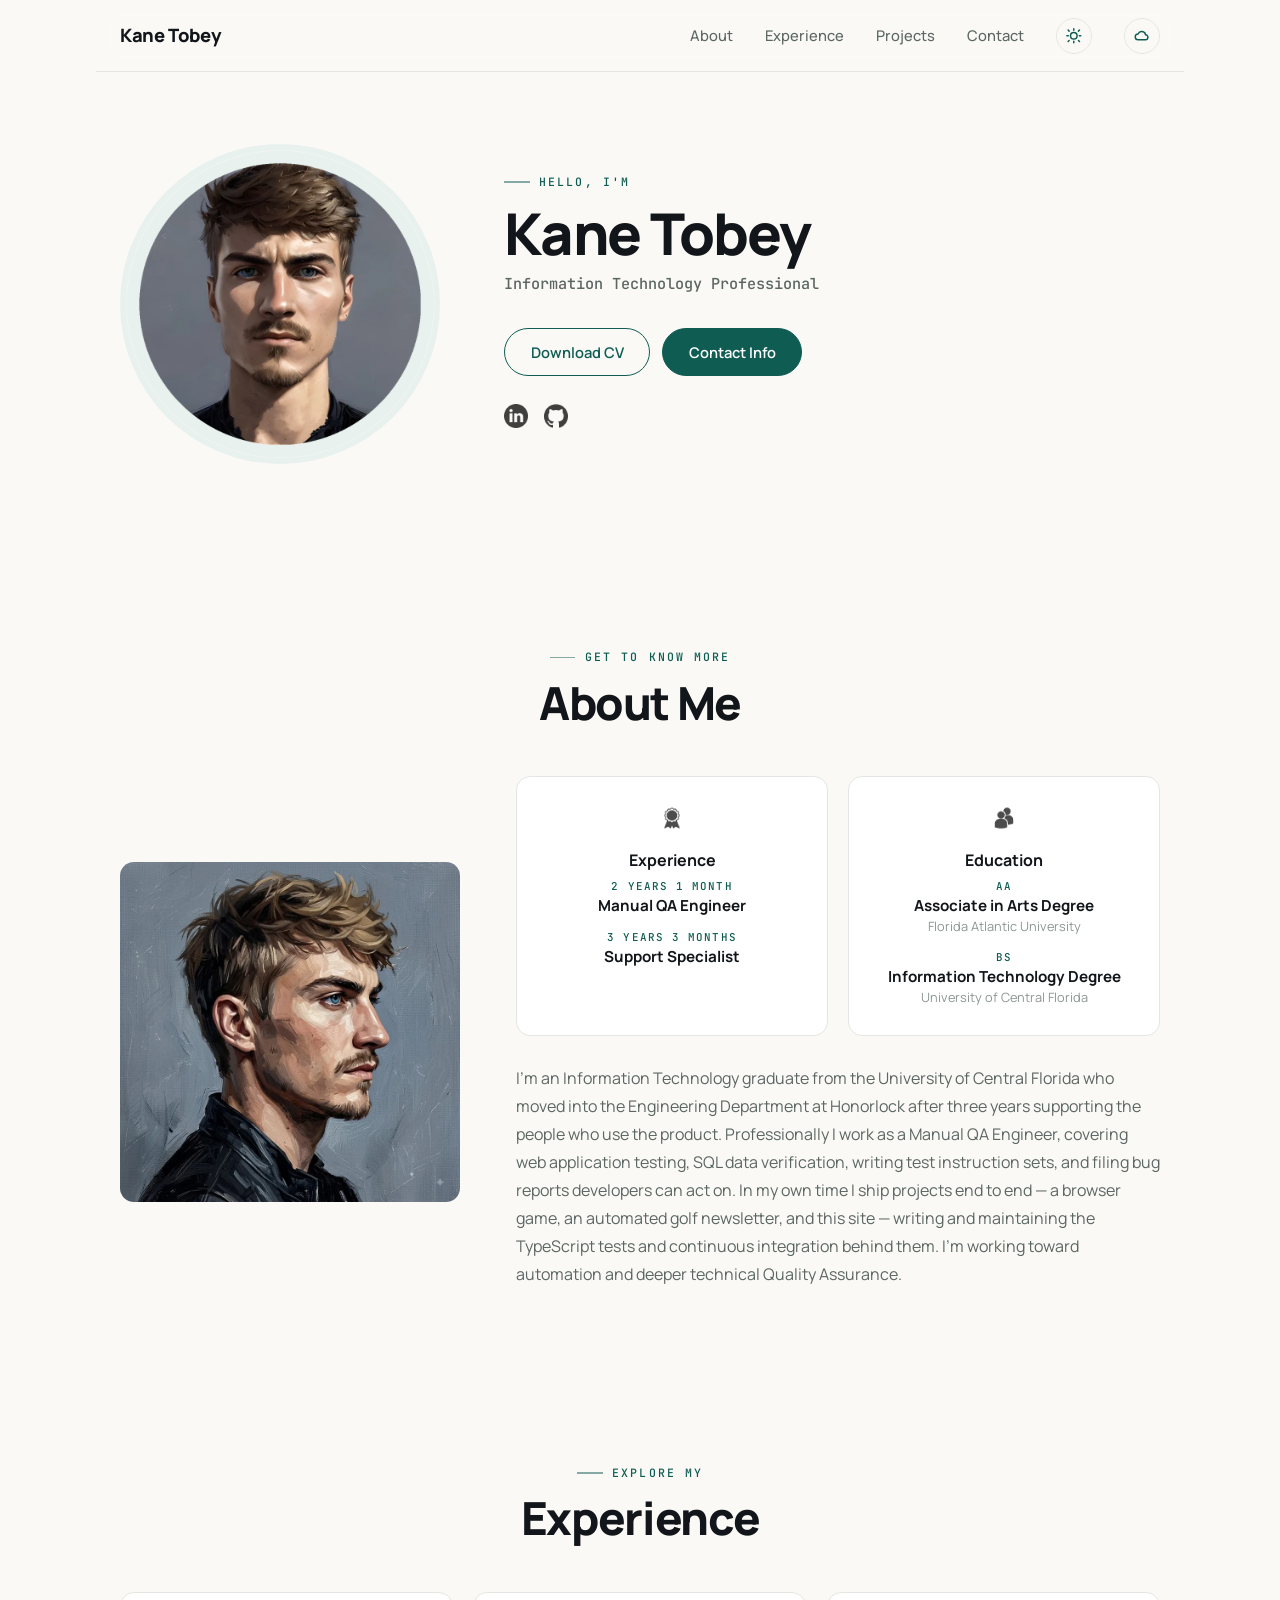
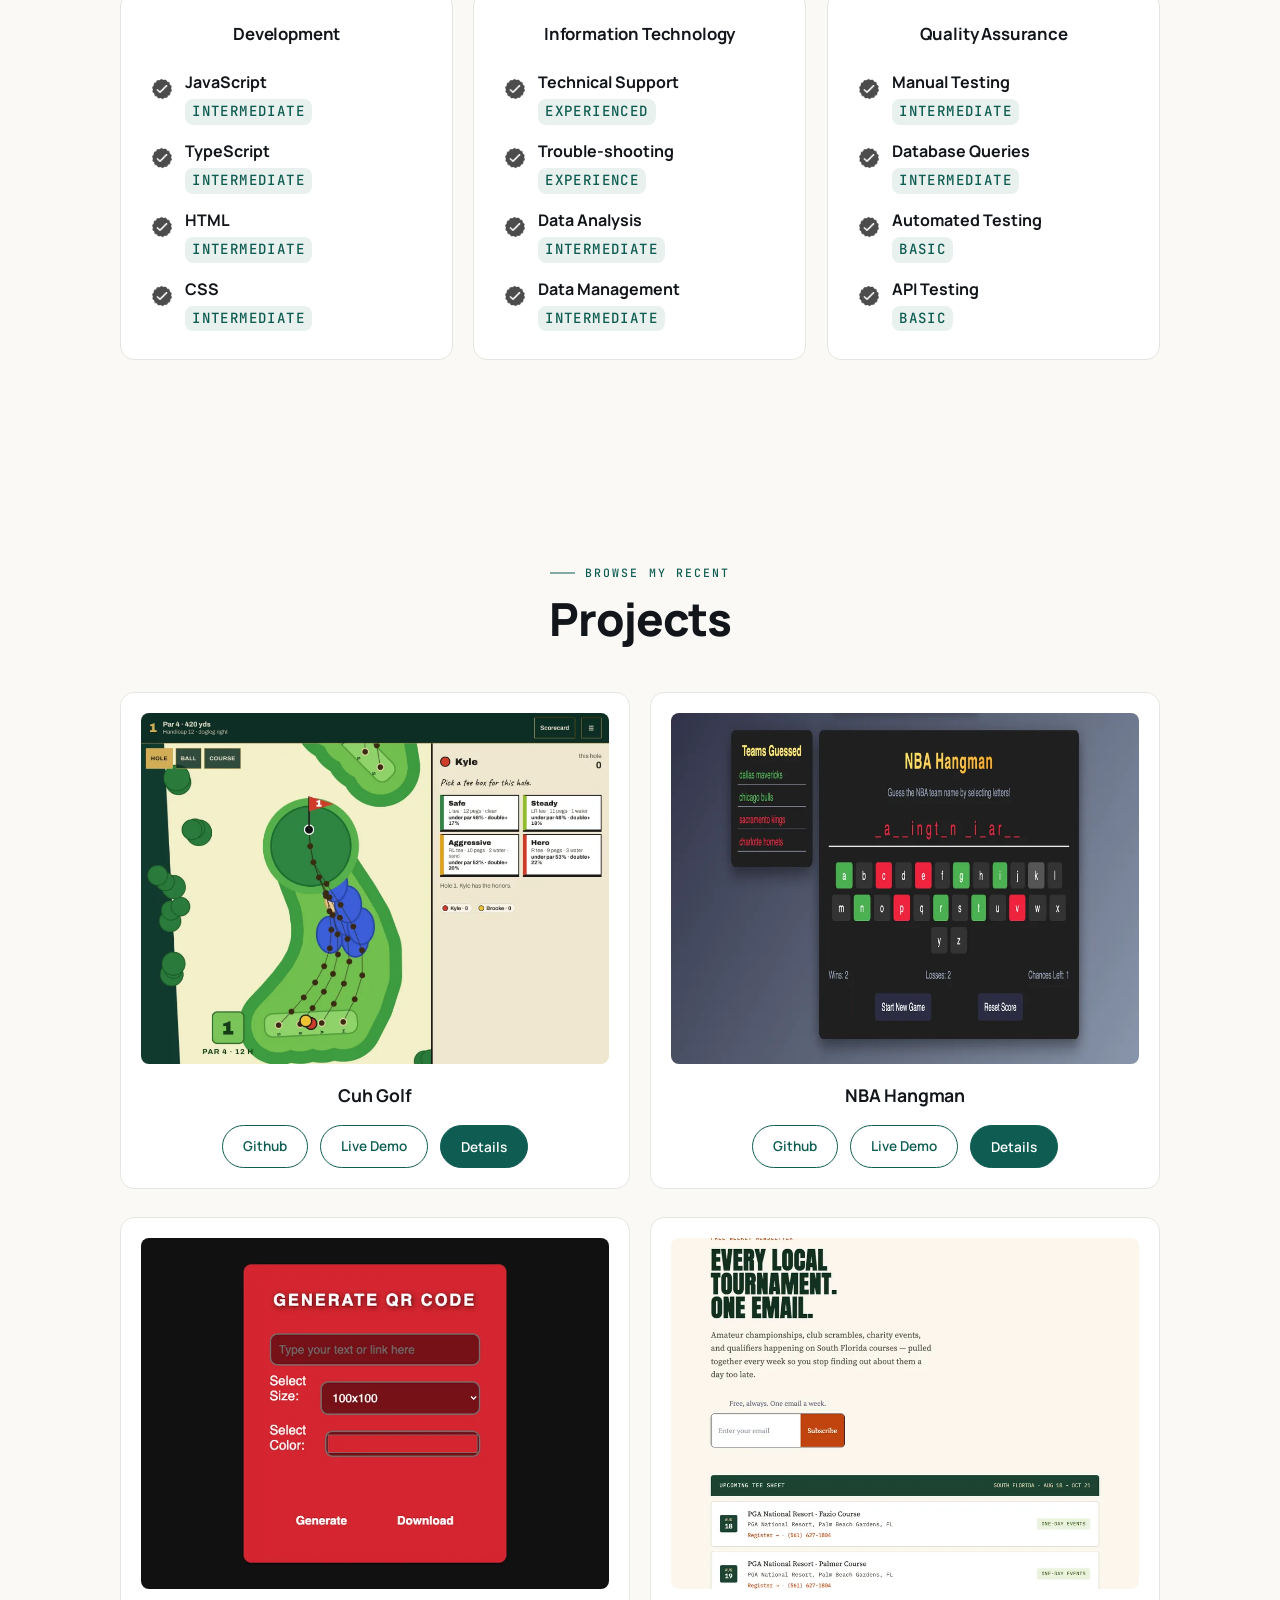
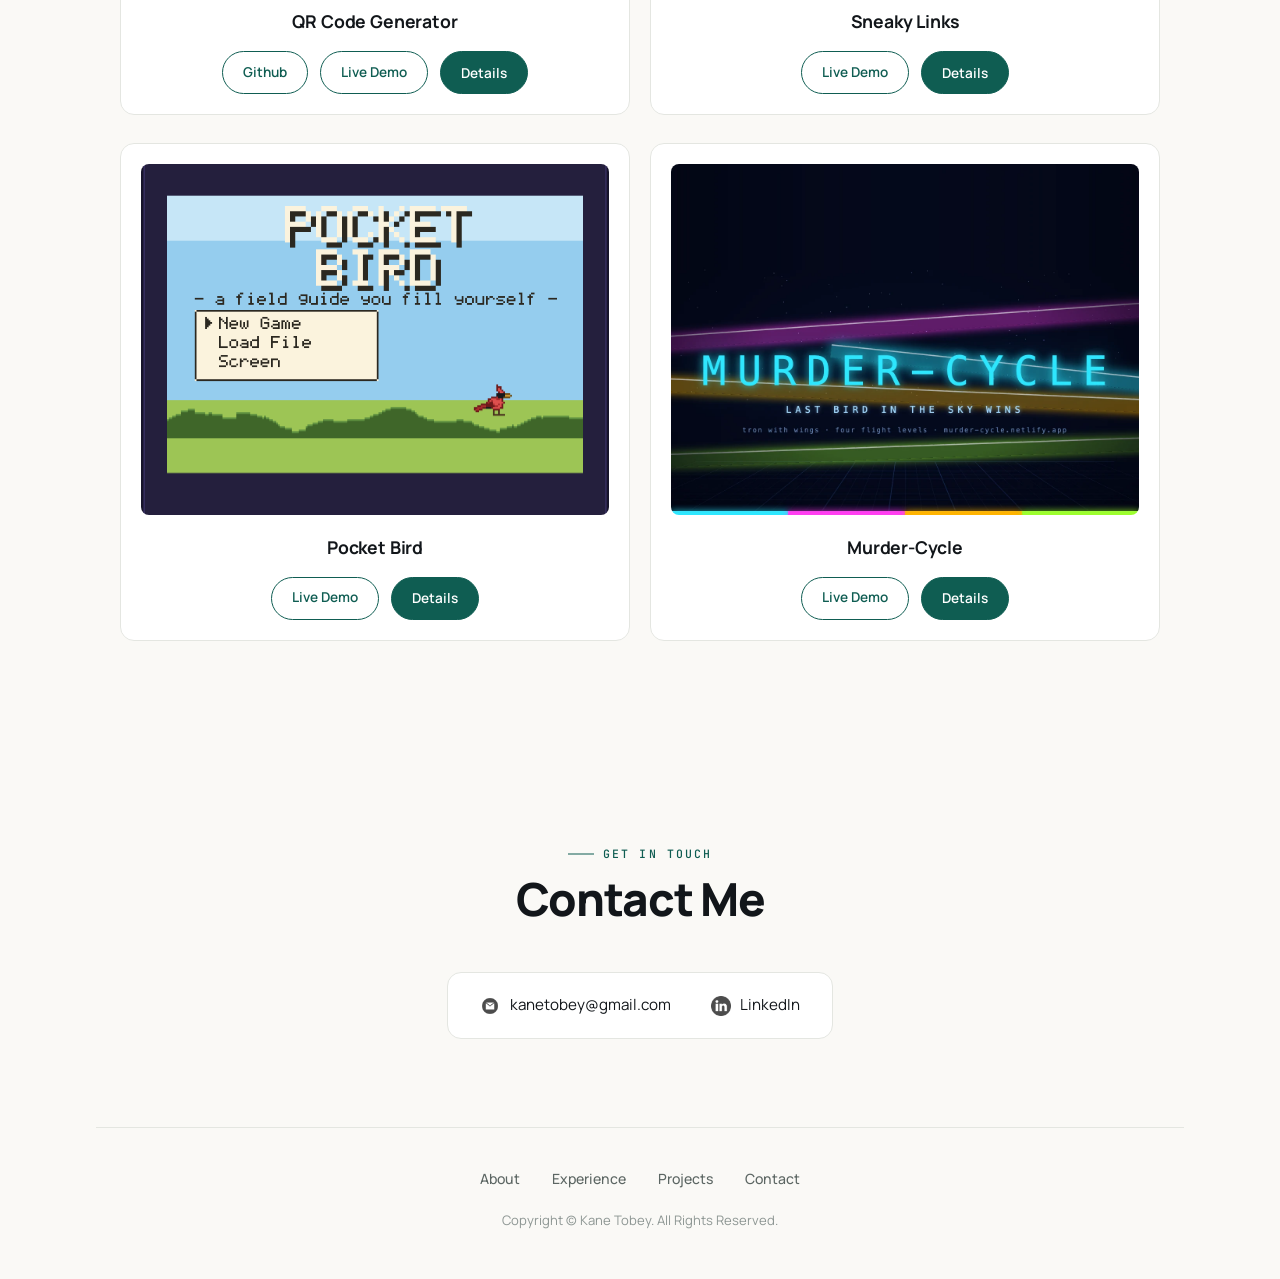
<file: index.html>
<!DOCTYPE html>
<html lang="en">
<head>
    <meta charset="UTF-8">
    <meta name="viewport" content="width=device-width, initial-scale=1.0">
    <title>Kane Tobey — Information Technology Professional</title>
    <meta name="description" content="Portfolio of Kane Tobey, an Information Technology professional in South Florida. Projects, experience, and contact details.">

    <!-- shown when the site is shared in a message or on social -->
    <meta property="og:title" content="Kane Tobey — Information Technology Professional">
    <meta property="og:description" content="Projects, experience, and contact details.">
    <meta property="og:type" content="website">
    <meta property="og:url" content="https://kanetobey-portfolio.netlify.app">

    <link rel="icon" href="./assets/AiProfilePic2Circles.webp">

    <meta name="theme-color" content="#faf9f6">

    <!-- fonts load here rather than via @import in style.css, which blocks rendering -->
    <link rel="preconnect" href="https://fonts.googleapis.com">
    <link rel="preconnect" href="https://fonts.gstatic.com" crossorigin>
    <link rel="stylesheet" href="https://fonts.googleapis.com/css2?family=Manrope:wght@400;500;600;700;800&family=JetBrains+Mono:wght@400;500&display=swap">

    <link rel="stylesheet" href="style.css">
    <link rel="stylesheet" href="mediaqueries.css">

    <!-- runs before first paint so the page never flashes the wrong theme -->
    <script>
      (function () {
        var saved = localStorage.getItem("theme");
        var prefersDark = window.matchMedia("(prefers-color-scheme: dark)").matches;
        var theme = saved || (prefersDark ? "dark" : "light");
        document.documentElement.setAttribute("data-theme", theme);
        // marks that JS is running, so the reveal styles only ever apply when
        // something is there to un-hide them again
        document.documentElement.classList.add("js");
      })();
    </script>
</head>
<body>
    <nav id="desktop-nav">
        <div class="logo">Kane Tobey</div>
        <div class="nav-right">
            <ul class= "nav-links">
                <li><a href="#about">About</a></li>
                <li><a href="#experience">Experience</a></li>
                <li><a href="#projects">Projects</a></li>
                <li><a href="#contact">Contact</a></li>
            </ul>
            <button
              type="button"
              class="theme-toggle"
              onclick="toggleTheme()"
              aria-label="Switch between light and dark mode"
            >
                <svg class="icon-sun" viewBox="0 0 24 24" aria-hidden="true">
                    <circle cx="12" cy="12" r="4.5" />
                    <path d="M12 2.5v2M12 19.5v2M4.22 4.22l1.42 1.42M18.36 18.36l1.42 1.42M2.5 12h2M19.5 12h2M4.22 19.78l1.42-1.42M18.36 5.64l1.42-1.42" />
                </svg>
                <svg class="icon-moon" viewBox="0 0 24 24" aria-hidden="true">
                    <path d="M20.5 13.3A8.5 8.5 0 1 1 10.7 3.5a6.8 6.8 0 0 0 9.8 9.8z" />
                </svg>
            </button>
            <button
              type="button"
              class="weather-toggle"
              aria-label="Show live local weather"
              aria-pressed="false"
            >
                <svg class="icon-cloud" viewBox="0 0 24 24" aria-hidden="true">
                    <path d="M7.2 17.5a4 4 0 0 1-.3-8 5.4 5.4 0 0 1 10.3 1.2 3.4 3.4 0 0 1-.5 6.8z" />
                </svg>
                <svg class="icon-drops" viewBox="0 0 24 24" aria-hidden="true">
                    <path d="M8.5 20v1.6M12 19.4V21M15.5 20v1.6" />
                </svg>
            </button>
        </div>
    </nav>
    <nav id="hamburger-nav">
        <div class="logo">Kane Tobey</div>
        <div class="nav-controls">
        <button
          type="button"
          class="theme-toggle"
          onclick="toggleTheme()"
          aria-label="Switch between light and dark mode"
        >
            <svg class="icon-sun" viewBox="0 0 24 24" aria-hidden="true">
                <circle cx="12" cy="12" r="4.5" />
                <path d="M12 2.5v2M12 19.5v2M4.22 4.22l1.42 1.42M18.36 18.36l1.42 1.42M2.5 12h2M19.5 12h2M4.22 19.78l1.42-1.42M18.36 5.64l1.42-1.42" />
            </svg>
            <svg class="icon-moon" viewBox="0 0 24 24" aria-hidden="true">
                <path d="M20.5 13.3A8.5 8.5 0 1 1 10.7 3.5a6.8 6.8 0 0 0 9.8 9.8z" />
            </svg>
        </button>
        <button
          type="button"
          class="weather-toggle"
          aria-label="Show live local weather"
          aria-pressed="false"
        >
            <svg class="icon-cloud" viewBox="0 0 24 24" aria-hidden="true">
                <path d="M7.2 17.5a4 4 0 0 1-.3-8 5.4 5.4 0 0 1 10.3 1.2 3.4 3.4 0 0 1-.5 6.8z" />
            </svg>
            <svg class="icon-drops" viewBox="0 0 24 24" aria-hidden="true">
                <path d="M8.5 20v1.6M12 19.4V21M15.5 20v1.6" />
            </svg>
        </button>
        <div class="hamburger-menu">
            <button
              type="button"
              class="hamburger-icon"
              onclick="toggleMenu()"
              aria-label="Menu"
              aria-expanded="false"
              aria-controls="menu-links"
            >
                <span></span>
                <span></span>
                <span></span>
            </button>
            <ul class="menu-links" id="menu-links">
                <li><a href="#about" onclick="toggleMenu()">About</a></li>
                <li><a href="#experience" onclick="toggleMenu()">Experience</a></li>
                <li><a href="#projects" onclick="toggleMenu()">Projects</a></li>
                <li><a href="#contact" onclick="toggleMenu()">Contact</a></li>
            </ul>
        </div>
        </div>
    </nav>
    <section id="profile">
        <div class="section__pic-container">
            <img src="./assets/AiProfilePic2Circles.webp" alt="Kane Tobey profile picture">
        </div>
        <div class="section__text">
            <p class="section__text__p1">Hello, I'm</p>
            <h1 class="title">Kane Tobey</h1>
            <p class="section__text__p2">Information Technology Professional</p>
            <div class="btn-container">
                <button 
                class="btn btn-color-2"
                onclick="window.open('./assets/ResumeProfile.pdf')"
                >
                Download CV
                </button>
                <button 
                class="btn btn-color-1"
                onclick="location.href='./#contact'"
                >
                Contact Info
                </button>
            </div>
            <div id="socials-container">
              <!-- LinkedIn Profile -->
              <a href="https://www.linkedin.com/in/kanetobey/" target="_blank" rel="noopener noreferrer">
                  <img 
                  src="./assets/linkedin.png" 
                  alt="My LinkedIn profile"
                  class="icon"
                  />
              </a>
              <!-- GitHub Profile -->
              <a href="https://github.com/kanetobey/" target="_blank" rel="noopener noreferrer">
                  <img 
                  src="./assets/github.png" 
                  alt="My GitHub profile"
                  class="icon"
                  />
              </a>
          </div>          
        </div>
    </section>
    <section id="about">
        <p data-reveal class="section__text__p1">Get To Know More</p>
        <h1 class="title">About Me</h1>
        <div class="section-container" data-reveal>
            <div class="section__pic-container">
                <img 
                src="./assets/sideProfileAiMe.webp"
                alt="Side profile portrait of Kane Tobey"
                class="about-pic"
                >
            </div>
            <div class="about-details-container">
                <div class="about-containers">
                    <div class="details-container">
                        <img 
                        src="./assets/experience.png" 
                        alt="Experience icon"
                        class="icon"
                        >
                        <h3>Experience</h3>
                        <!-- the text inside each span is the correct value today, so the
                             box still reads right with JavaScript off; script.js keeps
                             the ongoing one current -->
                        <p class="entry">
                            <span class="entry__meta" data-span-from="2024-11-04">1 year 9 months</span>
                            <span class="entry__name">Manual QA Engineer</span>
                        </p>
                        <p class="entry">
                            <span class="entry__meta" data-span-from="2021-08-02" data-span-to="2024-11-04">3 years 3 months</span>
                            <span class="entry__name">Support Specialist</span>
                        </p>
                    </div>
                    <div class="details-container">
                        <img 
                        src="./assets/education.png" 
                        alt="Education icon"
                        class="icon"
                        >
                        <h3>Education</h3>
                        <p class="entry">
                            <span class="entry__meta">AA</span>
                            <span class="entry__name">Associate in Arts Degree</span>
                            <span class="entry__school">Florida Atlantic University</span>
                        </p>
                        <p class="entry">
                            <span class="entry__meta">BS</span>
                            <span class="entry__name">Information Technology Degree</span>
                            <span class="entry__school">University of Central Florida</span>
                        </p>
                    </div>
                </div>
                <div class="text-container">
                    <p>
                       I'm an Information Technology graduate from the University of Central Florida who moved into the Engineering Department at Honorlock after three years supporting the people who use the product.
                       Professionally I work as a Manual QA Engineer, covering web application testing, SQL data verification, writing test instruction sets, and filing bug reports developers can act on.
                       In my own time I ship projects end to end &mdash; a browser game, an automated golf newsletter, and this site &mdash; writing and maintaining the TypeScript tests and continuous integration behind them.
                       I'm working toward automation and deeper technical Quality Assurance.
                    </p>
                </div>
            </div>
        </div>
    </section>
    <section id="experience">
        <p data-reveal class="section__text__p1">Explore My</p>
        <h1 class="title">Experience</h1>
        <div class="experience-details-container" data-reveal>
            <div class="about-containers">
                <div class="details-container">
                    <h2 class="experience-sub-title">Development</h2>
                    <div class="article-container">
                        <article>
                            <img src="./assets/checkmark.png" alt="" aria-hidden="true" class="icon" />
                            <div>
                                <h3>JavaScript</h3>
                                <p>Intermediate</p>
                            </div>
                        </article>
                        <article>
                            <img src="./assets/checkmark.png" alt="" aria-hidden="true" class="icon" />
                            <div>
                                <h3>TypeScript</h3>
                                <p>Intermediate</p>
                            </div>
                        </article>
                        <article>
                            <img src="./assets/checkmark.png" alt="" aria-hidden="true" class="icon" />
                            <div>
                                <h3>HTML</h3>
                                <p>Intermediate</p>
                            </div>
                        </article>
                        <article>
                            <img src="./assets/checkmark.png" alt="" aria-hidden="true" class="icon" />
                            <div>
                                <h3>CSS</h3>
                                <p>Intermediate</p>
                            </div>
                        </article>
                    </div>
                </div>
                <div class="details-container">
                    <h2 class="experience-sub-title">Information Technology</h2>
                    <div class="article-container">
                        <article>
                            <img src="./assets/checkmark.png" alt="" aria-hidden="true" class="icon" />
                            <div>
                                <h3>Technical Support</h3>
                                <p>Experienced</p>
                            </div>
                        </article>
                        <article>
                            <img src="./assets/checkmark.png" alt="" aria-hidden="true" class="icon" />
                            <div>
                                <h3>Trouble-shooting</h3>
                                <p>Experience</p>
                            </div>
                        </article>
                        <article>
                            <img src="./assets/checkmark.png" alt="" aria-hidden="true" class="icon" />
                            <div>
                                <h3>Data Analysis</h3>
                                <p>Intermediate</p>
                            </div>
                        </article>
                        <article>
                            <img src="./assets/checkmark.png" alt="" aria-hidden="true" class="icon" />
                            <div>
                                <h3>Data Management</h3>
                                <p>Intermediate</p>
                            </div>
                        </article>
                    </div>
                </div>
                <div class="details-container">
                    <h2 class="experience-sub-title">Quality Assurance</h2>
                    <div class="article-container">
                        <article>
                            <img src="./assets/checkmark.png" alt="" aria-hidden="true" class="icon" />
                            <div>
                                <h3>Manual Testing</h3>
                                <p>Intermediate</p>
                            </div>
                        </article>
                        <article>
                            <img src="./assets/checkmark.png" alt="" aria-hidden="true" class="icon" />
                            <div>
                                <h3>Database Queries</h3>
                                <p>Intermediate</p>
                            </div>
                        </article>
                        <article>
                            <img src="./assets/checkmark.png" alt="" aria-hidden="true" class="icon" />
                            <div>
                                <h3>Automated Testing</h3>
                                <p>Basic</p>
                            </div>
                        </article>
                        <article>
                            <img src="./assets/checkmark.png" alt="" aria-hidden="true" class="icon" />
                            <div>
                                <h3>API Testing</h3>
                                <p>Basic</p>
                            </div>
                        </article>
                    </div>
                </div>
            </div>
        </div>
    </section>
<section id="projects">
  <p data-reveal class="section__text__p1">Browse My Recent</p>
  <h1 class="title">Projects</h1>
  <div class="experience-details-container">
    <div class="about-containers">
      <div class="details-container color-container project-card" data-reveal>
        <div class="project-card__inner">
          <div class="project-card__front">
            <div class="article-container">
              <img
                src="./assets/Cuh Golf Display Image.webp"
                alt="Cuh Golf — overhead map of hole 1 with four tee routes drawn to the flag, beside a scorecard panel listing Safe, Steady, Aggressive and Hero tee boxes with their odds"
                class="project-img"
              />
            </div>
            <h2 class="experience-sub-title project-title">Cuh Golf</h2>
            <div class="btn-container">
          <a
            href="https://github.com/kanetobey/cuh-golf"
            target="_blank" rel="noopener noreferrer"
            class="btn btn-color-2 project-btn"
          >
            Github
          </a>
          <a
            href="https://kanetobey.github.io/cuh-golf/"
            target="_blank" rel="noopener noreferrer"
            class="btn btn-color-2 project-btn"
          >
            Live Demo
          </a>
              <button
                type="button"
                class="btn btn-color-1 project-btn project-flip"
                aria-expanded="false"
              >
                Details
              </button>
            </div>
          </div>
          <div class="project-card__back" aria-hidden="true">
            <button type="button" class="project-unflip" aria-label="Back to the project card">
              <svg viewBox="0 0 24 24" aria-hidden="true"><path d="M14.5 5.5 8 12l6.5 6.5" fill="none" stroke="currentColor" stroke-width="2.2" stroke-linecap="round" stroke-linejoin="round"/></svg>
            </button>
            <p class="project-back__eyebrow">Cuh Golf</p>
            <p class="project-back__lede">My family's homemade dice-golf board game, rebuilt as a pass-and-play web game &mdash; 18 holes for 2&ndash;4 players or teams.</p>
            <dl class="project-back__rows">
            <div class="project-row">
              <dt>Stack</dt>
              <dd>JavaScript &middot; SVG &middot; GitHub Pages</dd>
            </div>
            <div class="project-row">
              <dt>How it works</dt>
              <dd>Every tee offers four risk&ndash;reward routes &mdash; from a safe long way around to a corner-cutting hero line over the water &mdash; with live odds shown before you commit.</dd>
            </div>
            <div class="project-row">
              <dt>Under the hood</dt>
              <dd>Routes are balanced with Monte Carlo simulations of the real game engine, so each wins roughly 19&ndash;30% of rounds; ties go to sudden death and rounds autosave.</dd>
            </div>
            </dl>
            <div class="project-preview">
              <button type="button" class="btn btn-color-2 project-btn project-preview__toggle" aria-expanded="false">Show playable preview</button>
              <div class="project-preview__stage" hidden>
                <div class="project-preview__phone">
                  <iframe data-src="https://kanetobey.github.io/cuh-golf/" loading="lazy" title="Cuh Golf — playable preview"></iframe>
                </div>
              </div>
            </div>
            <p class="project-back__foot"><a href="https://kanetobey.github.io/cuh-golf/" target="_blank" rel="noopener noreferrer">Play full screen &rarr;</a></p>
          </div>
        </div>
      </div>
      <div class="details-container color-container project-card" data-reveal>
        <div class="project-card__inner">
          <div class="project-card__front">
            <div class="article-container">
              <img
                src="./assets/NBA HangMan Display Image.webp"
                alt="NBA Hangman — dark game board with team list, guessed letters and on-screen keyboard"
                class="project-img"
              />
            </div>
            <h2 class="experience-sub-title project-title">NBA Hangman</h2>
            <div class="btn-container">
          <a
            href="https://github.com/kanetobey/NBA-Hangman"
            target="_blank" rel="noopener noreferrer"
            class="btn btn-color-2 project-btn"
          >
            Github
          </a>
          <a
            href="https://nbahangman.netlify.app/"
            target="_blank" rel="noopener noreferrer"
            class="btn btn-color-2 project-btn"
          >
            Live Demo
          </a>
              <button
                type="button"
                class="btn btn-color-1 project-btn project-flip"
                aria-expanded="false"
              >
                Details
              </button>
            </div>
          </div>
          <div class="project-card__back" aria-hidden="true">
            <button type="button" class="project-unflip" aria-label="Back to the project card">
              <svg viewBox="0 0 24 24" aria-hidden="true"><path d="M14.5 5.5 8 12l6.5 6.5" fill="none" stroke="currentColor" stroke-width="2.2" stroke-linecap="round" stroke-linejoin="round"/></svg>
            </button>
            <p class="project-back__eyebrow">NBA Hangman</p>
            <p class="project-back__lede">Classic hangman with NBA teams &mdash; guess the name one letter at a time before five chances run out.</p>
            <dl class="project-back__rows">
            <div class="project-row">
              <dt>Stack</dt>
              <dd>JavaScript &middot; HTML &middot; CSS</dd>
            </div>
            <div class="project-row">
              <dt>How it works</dt>
              <dd>A shuffled team list feeds each round; the board, win&ndash;loss record and remaining chances update straight in the DOM.</dd>
            </div>
            <div class="project-row">
              <dt>Under the hood</dt>
              <dd>A Fisher&ndash;Yates shuffle deals every team once before any repeats, and the on-screen keyboard colours each guess right or wrong.</dd>
            </div>
            </dl>
            <p class="project-back__foot"><a href="https://nbahangman.netlify.app/" target="_blank" rel="noopener noreferrer">Open the live demo &rarr;</a></p>
          </div>
        </div>
      </div>
    </div>
    <div class="about-containers">
      <div class="details-container color-container project-card" data-reveal>
        <div class="project-card__inner">
          <div class="project-card__front">
            <div class="article-container">
              <img
                src="./assets/QR Generator Display Image.webp"
                alt="QR Code Generator — red card interface with text input, size and color options"
                class="project-img"
              />
            </div>
            <h2 class="experience-sub-title project-title">QR Code Generator</h2>
            <div class="btn-container">
          <a
            href="https://github.com/kanetobey/QR-Code-Generator"
            target="_blank" rel="noopener noreferrer"
            class="btn btn-color-2 project-btn"
          >
            Github
          </a>
          <a
            href="https://qr-code-makr.netlify.app/"
            target="_blank" rel="noopener noreferrer"
            class="btn btn-color-2 project-btn"
          >
            Live Demo
          </a>
              <button
                type="button"
                class="btn btn-color-1 project-btn project-flip"
                aria-expanded="false"
              >
                Details
              </button>
            </div>
          </div>
          <div class="project-card__back" aria-hidden="true">
            <button type="button" class="project-unflip" aria-label="Back to the project card">
              <svg viewBox="0 0 24 24" aria-hidden="true"><path d="M14.5 5.5 8 12l6.5 6.5" fill="none" stroke="currentColor" stroke-width="2.2" stroke-linecap="round" stroke-linejoin="round"/></svg>
            </button>
            <p class="project-back__eyebrow">QR Code Generator</p>
            <p class="project-back__lede">Turns anything &mdash; a link, WiFi login, contact card or message &mdash; into a scannable QR code.</p>
            <dl class="project-back__rows">
            <div class="project-row">
              <dt>Stack</dt>
              <dd>JavaScript &middot; qr-code-styling</dd>
            </div>
            <div class="project-row">
              <dt>How it works</dt>
              <dd>Seven content types build the payload; colours, gradients, dot shapes and an optional centre logo style it live.</dd>
            </div>
            <div class="project-row">
              <dt>Under the hood</dt>
              <dd>Style presets, a generation history kept in localStorage, and PNG export rendered at 1024px.</dd>
            </div>
            </dl>
            <p class="project-back__foot"><a href="https://qr-code-makr.netlify.app/" target="_blank" rel="noopener noreferrer">Open the live demo &rarr;</a></p>
          </div>
        </div>
      </div>
      <div class="details-container color-container project-card" data-reveal>
        <div class="project-card__inner">
          <div class="project-card__front">
            <div class="article-container">
              <img
                src="./assets/Sneaky Links Display Image.webp"
                alt="Sneaky Links — newsletter landing page with signup form and tournament tee sheet"
                class="project-img"
              />
            </div>
            <h2 class="experience-sub-title project-title">Sneaky Links</h2>
            <div class="btn-container">
          <a
            href="https://sneaky-links.netlify.app/"
            target="_blank" rel="noopener noreferrer"
            class="btn btn-color-2 project-btn"
          >
            Live Demo
          </a>
              <button
                type="button"
                class="btn btn-color-1 project-btn project-flip"
                aria-expanded="false"
              >
                Details
              </button>
            </div>
          </div>
          <div class="project-card__back" aria-hidden="true">
            <button type="button" class="project-unflip" aria-label="Back to the project card">
              <svg viewBox="0 0 24 24" aria-hidden="true"><path d="M14.5 5.5 8 12l6.5 6.5" fill="none" stroke="currentColor" stroke-width="2.2" stroke-linecap="round" stroke-linejoin="round"/></svg>
            </button>
            <p class="project-back__eyebrow">Sneaky Links</p>
            <p class="project-back__lede">A weekly email of every local golf tournament in South Florida, collected and published automatically.</p>
            <dl class="project-back__rows">
            <div class="project-row">
              <dt>Stack</dt>
              <dd>Python &middot; Jinja2 &middot; GitHub Actions</dd>
            </div>
            <div class="project-row">
              <dt>How it works</dt>
              <dd>A scheduled scraper pulls tournament listings, tags each by county, and renders the newsletter and landing page from one dataset.</dd>
            </div>
            <div class="project-row">
              <dt>Under the hood</dt>
              <dd>A smoke test gates every deploy &mdash; if the render breaks, the pipeline fails instead of publishing it.</dd>
            </div>
            </dl>
            <p class="project-back__foot"><a href="https://sneaky-links.netlify.app/" target="_blank" rel="noopener noreferrer">Open the live demo &rarr;</a></p>
          </div>
        </div>
      </div>
    </div>
    <div class="about-containers">
      <div class="details-container color-container project-card" data-reveal>
        <div class="project-card__inner">
          <div class="project-card__front">
            <div class="article-container">
              <img
                src="./assets/Pocket Bird Display Image.png"
                alt="Pocket Bird — Game Boy style title screen with a red bird on a green field"
                class="project-img"
              />
            </div>
            <h2 class="experience-sub-title project-title">Pocket Bird</h2>
            <div class="btn-container">
          <a
            href="https://pocket-bird.netlify.app/"
            target="_blank" rel="noopener noreferrer"
            class="btn btn-color-2 project-btn"
          >
            Live Demo
          </a>
              <button
                type="button"
                class="btn btn-color-1 project-btn project-flip"
                aria-expanded="false"
              >
                Details
              </button>
            </div>
          </div>
          <div class="project-card__back" aria-hidden="true">
            <button type="button" class="project-unflip" aria-label="Back to the project card">
              <svg viewBox="0 0 24 24" aria-hidden="true"><path d="M14.5 5.5 8 12l6.5 6.5" fill="none" stroke="currentColor" stroke-width="2.2" stroke-linecap="round" stroke-linejoin="round"/></svg>
            </button>
            <p class="project-back__eyebrow">Pocket Bird</p>
            <p class="project-back__lede">A Game Boy&ndash;style game about photographing real Florida birds, not catching them.</p>
            <dl class="project-back__rows">
            <div class="project-row">
              <dt>Stack</dt>
              <dd>JavaScript &middot; Canvas &middot; Node.js</dd>
            </div>
            <div class="project-row">
              <dt>How it works</dt>
              <dd>A 240&times;160 pixel engine draws everything from code &mdash; bird sprites are generated from measurements, with no image files at all.</dd>
            </div>
            <div class="project-row">
              <dt>Under the hood</dt>
              <dd>Real species data drives rarity and calls, a shared server lets friends roam the same world, and a dependency-free test suite runs in CI on every push.</dd>
            </div>
            </dl>
            <p class="project-back__foot"><a href="https://pocket-bird.netlify.app/" target="_blank" rel="noopener noreferrer">Open the live demo &rarr;</a></p>
          </div>
        </div>
      </div>
      <div class="details-container color-container project-card" data-reveal>
        <div class="project-card__inner">
          <div class="project-card__front">
            <div class="article-container">
              <img
                src="./assets/Murder Cycle Display Image.webp"
                alt="Murder-Cycle &mdash; neon light trails cutting across a dark arena above a glowing grid floor"
                class="project-img"
              />
            </div>
            <h2 class="experience-sub-title project-title">Murder-Cycle</h2>
            <div class="btn-container">
          <a
            href="https://murder-cycle.netlify.app/"
            target="_blank" rel="noopener noreferrer"
            class="btn btn-color-2 project-btn"
          >
            Live Demo
          </a>
              <button
                type="button"
                class="btn btn-color-1 project-btn project-flip"
                aria-expanded="false"
              >
                Details
              </button>
            </div>
          </div>
          <div class="project-card__back" aria-hidden="true">
            <button type="button" class="project-unflip" aria-label="Back to the project card">
              <svg viewBox="0 0 24 24" aria-hidden="true"><path d="M14.5 5.5 8 12l6.5 6.5" fill="none" stroke="currentColor" stroke-width="2.2" stroke-linecap="round" stroke-linejoin="round"/></svg>
            </button>
            <p class="project-back__eyebrow">Murder-Cycle</p>
            <p class="project-back__lede">Tron light-cycles reimagined as birds &mdash; neon trails are walls, and the last bird in the sky wins.</p>
            <dl class="project-back__rows">
            <div class="project-row">
              <dt>Stack</dt>
              <dd>JavaScript &middot; three.js &middot; Node.js</dd>
            </div>
            <div class="project-row">
              <dt>How it works</dt>
              <dd>Every trail is a wall one flight level thick &mdash; climb or dive and you pass straight through, so the arena is fought in four layers.</dd>
            </div>
            <div class="project-row">
              <dt>Under the hood</dt>
              <dd>Skimming a wall without touching it grants up to 35% more speed, and a self-playing soak mode runs endless bot rounds to catch bugs.</dd>
            </div>
            </dl>
            <p class="project-back__foot"><a href="https://murder-cycle.netlify.app/" target="_blank" rel="noopener noreferrer">Open the live demo &rarr;</a></p>
          </div>
        </div>
      </div>
    </div>
  </div>
</section>
<section id="contact">
    <p data-reveal class="section__text__p1">Get in Touch</p>
    <h1 class="title">Contact Me</h1>
    <div class="contact-info-upper-container" data-reveal>
        <div class="contact-info-container">
            <img 
            src="./assets/email.png" 
            alt="Email icon" 
            class="icon contact-icon email-icon"
            >
            <p><a href="mailto:kanetobey@gmail.com">kanetobey@gmail.com</a>
            </p>
        </div>
        <div class="contact-info-container">
          <img 
              src="./assets/linkedin.png" 
              alt="LinkedIn icon" 
              class="icon contact-icon"
          >
          <p>
              <!-- Added target="_blank" rel="noopener noreferrer" to open the link in a new tab -->
              <a href="https://www.linkedin.com/in/kanetobey/" target="_blank" rel="noopener noreferrer">LinkedIn</a>
          </p>
      </div>      
    </div>
</section>
<footer>
    <nav>
        <div class="nav-links-container">
          <ul class="nav-links">
            <li><a href="#about">About</a></li>
            <li><a href="#experience">Experience</a></li>
            <li><a href="#projects">Projects</a></li>
            <li><a href="#contact">Contact</a></li>
          </ul>
        </div>
      </nav>
    <p>Copyright &#169; Kane Tobey. All Rights Reserved.</p>
</footer>
    <script src="script.js"></script>
    <!-- loads after script.js so it can defer to syncThemeColor() when weather mode is off -->
    <script src="weather.js"></script>
</body>
</html>
</file>
<file: style.css>
/* ==========================================================================
   Kane Tobey — portfolio
   Fonts (Manrope + JetBrains Mono) are loaded from index.html <head>.
   Change a colour or size here once and it updates everywhere.
   ========================================================================== */

:root {
  /* colour */
  --bg: #faf9f6;           /* page background, a warm off-white */
  --surface: #ffffff;      /* cards sit slightly brighter than the page */
  --ink: #12161a;          /* headings */
  --ink-soft: #5c6663;     /* body copy */
  --ink-faint: #8d9693;    /* captions, muted labels */
  --line: #e4e6e1;         /* hairline borders */
  --accent: #0f5d52;       /* the one accent — used sparingly on purpose */
  --accent-deep: #0a4239;  /* accent, pressed/hover */
  --accent-wash: #e9f1ee;  /* accent at 8% — tag backgrounds */
  --on-accent: #ffffff;    /* text sitting on a filled accent */
  --nav-bg: rgba(250, 249, 246, 0.85);  /* --bg, translucent for the blur */
  --shadow: rgba(18, 22, 26, 0.09);
  --accent-shadow: rgba(15, 93, 82, 0.1);
  --icon-filter: none;     /* the icon PNGs are black artwork */

  /* layout */
  --container: 68rem;
  --radius: 14px;
  --radius-sm: 8px;

  /* type */
  --sans: "Manrope", -apple-system, BlinkMacSystemFont, "Segoe UI", sans-serif;
  --mono: "JetBrains Mono", ui-monospace, "SF Mono", Menlo, monospace;

  /* motion — one vocabulary, so nothing on the page moves at a speed
     nothing else moves at */
  --t-fast: 140ms;   /* presses, icon swaps: should feel instant */
  --t-base: 220ms;   /* hovers, colour changes */
  --t-slow: 420ms;   /* theme crossfade */
  --t-flip: 650ms;   /* the card flip: long enough to read as one motion */
  --ease: cubic-bezier(0.4, 0, 0.2, 1);        /* general purpose */
  --ease-out: cubic-bezier(0.16, 1, 0.3, 1);   /* decelerate: reveals */
  /* The flip accelerates in and settles out (easeInOutCubic). A decelerate
     curve here burned through most of the rotation in a few frames, which
     read as a choppy snap rather than a turn. */
  --ease-flip: cubic-bezier(0.645, 0.045, 0.355, 1);
  /* Face hand-over at 90°. Derived, not repeated: the in-out curve crosses
     50% progress at 50% time, so retuning --t-flip keeps the gate on beat. */
  --flip-gate: calc(var(--t-flip) / 2);

  color-scheme: light;
}

/* ==========================================================================
   DARK THEME
   Only the colour tokens change — every rule below reads through them, so
   nothing else in this file needs a dark-mode variant. The accent is lifted
   from the light value because #0f5d52 is too dark to read on a dark page.
   ========================================================================== */

[data-theme="dark"] {
  --bg: #101413;
  --surface: #171d1b;
  --ink: #eef2f0;
  --ink-soft: #a7b3ae;
  --ink-faint: #7d8a85;
  --line: #2a3330;
  --accent: #5fbfa9;
  --accent-deep: #7fd4c0;
  --accent-wash: #16302b;
  --on-accent: #06201c;
  --nav-bg: rgba(16, 20, 19, 0.85);
  --shadow: rgba(0, 0, 0, 0.45);
  --accent-shadow: rgba(95, 191, 169, 0.14);
  --icon-filter: invert(1);

  color-scheme: dark;
}

/* ==========================================================================
   WEATHER MODE
   A separate attribute from data-theme, so the two compose instead of
   fighting: light/dark still works underneath, weather just wins while it's
   on. Same specificity as [data-theme="dark"], so this block MUST stay
   below it — source order is what decides.

   Surfaces go translucent here rather than solid, so the sky renders
   through the cards. That's what makes it read as a heads-up display
   instead of just another dark theme.
   ========================================================================== */

[data-weather="on"] {
  --bg: transparent;
  --surface: rgba(10, 16, 32, 0.52);
  --ink: #f1f5ff;
  --ink-soft: #bcc9e2;
  --ink-faint: #8d9cb8;
  --line: rgba(190, 214, 255, 0.2);
  --accent: #6ee9d8;
  --accent-deep: #9ef4e7;
  --accent-wash: rgba(110, 233, 216, 0.14);
  --on-accent: #04201d;
  --nav-bg: rgba(7, 12, 26, 0.5);
  --shadow: rgba(0, 0, 0, 0.5);
  --accent-shadow: rgba(110, 233, 216, 0.2);
  --icon-filter: invert(1);

  /* painted before the canvas draws, so there's no white flash on toggle */
  background-color: #0b1020;
  color-scheme: dark;
}

[data-weather="on"] body {
  background: transparent;
}

*,
*::before,
*::after {
  margin: 0;
  padding: 0;
  box-sizing: border-box;
}

html {
  scroll-behavior: smooth;
  /* stops the sticky nav covering a heading you just jumped to */
  scroll-padding-top: 6rem;
}

body {
  background: var(--bg);
  color: var(--ink);
  transition: background-color var(--t-slow) var(--ease), color var(--t-slow) var(--ease);
  font-family: var(--sans);
  font-size: 1rem;
  line-height: 1.6;
  -webkit-font-smoothing: antialiased;
}

p {
  color: var(--ink-soft);
}

img {
  max-width: 100%;
}

a {
  color: var(--ink);
  text-decoration: none;
  transition: color var(--t-base) var(--ease);
}

a:hover {
  color: var(--accent);
}

/* KEYBOARD FOCUS */

a:focus-visible,
button:focus-visible {
  outline: 2px solid var(--accent);
  outline-offset: 3px;
  border-radius: var(--radius-sm);
}

@media (prefers-reduced-motion: reduce) {
  html {
    scroll-behavior: auto;
  }
  *,
  *::before,
  *::after {
    transition-duration: 0.01ms !important;
    animation-duration: 0.01ms !important;
    /* Delays must go too. Overriding only the duration left the card flip
       instant but its visibility hand-off still waiting 300ms — both faces
       hidden, so the card sat blank. */
    transition-delay: 0s !important;
    animation-delay: 0s !important;
    animation-iteration-count: 1 !important;
  }
}

/* ==========================================================================
   NAV
   ========================================================================== */

nav {
  position: sticky;
  top: 0;
  z-index: 20;
  display: flex;
  align-items: center;
  justify-content: space-between;
  gap: 2rem;
  max-width: var(--container);
  margin: 0 auto;
  padding: 1.1rem 1.5rem;
  background: var(--nav-bg);
  backdrop-filter: blur(10px);
  border-bottom: 1px solid var(--line);
}

.logo {
  font-size: 1.15rem;
  font-weight: 800;
  letter-spacing: -0.02em;
  cursor: default;
}

.nav-links {
  display: flex;
  gap: 2rem;
  list-style: none;
  font-size: 0.92rem;
  font-weight: 500;
}

.nav-links a {
  color: var(--ink-soft);
  position: relative;
  padding-bottom: 2px;
}

.nav-links a::after {
  content: "";
  position: absolute;
  left: 0;
  right: 0;
  bottom: -2px;
  height: 1.5px;
  background: var(--accent);
  transform: scaleX(0);
  transform-origin: left;
  transition: transform var(--t-base) var(--ease-out);
}

.nav-links a:hover {
  color: var(--accent);
}

.nav-links a:hover::after {
  transform: scaleX(1);
}

/* THEME TOGGLE — sun in light mode, crescent moon in dark */

.nav-right,
.nav-controls {
  display: flex;
  align-items: center;
  gap: 2rem;
}

.nav-controls {
  gap: 1.25rem;
}

.theme-toggle,
.weather-toggle {
  position: relative;
  display: flex;
  align-items: center;
  justify-content: center;
  flex-shrink: 0;
  height: 2.25rem;
  width: 2.25rem;
  padding: 0;
  border-radius: 50%;
  border: 1px solid var(--line);
  background: none;
  color: var(--accent);
  cursor: pointer;
  transition: background-color var(--t-base) var(--ease),
    border-color var(--t-base) var(--ease), transform var(--t-base) var(--ease-out);
}

.theme-toggle:hover,
.weather-toggle:hover {
  background: var(--accent-wash);
  border-color: var(--accent);
  transform: translateY(-2px);
}

.theme-toggle svg,
.weather-toggle svg {
  position: absolute;
  height: 1.1rem;
  width: 1.1rem;
  fill: none;
  stroke: currentColor;
  stroke-width: 2;
  stroke-linecap: round;
  stroke-linejoin: round;
  transition: opacity var(--t-base) var(--ease), transform var(--t-slow) var(--ease-out);
}

.theme-toggle .icon-moon {
  opacity: 0;
  transform: rotate(90deg) scale(0.4);
}

[data-theme="dark"] .theme-toggle .icon-moon {
  opacity: 1;
  transform: rotate(0deg) scale(1);
}

[data-theme="dark"] .theme-toggle .icon-sun {
  opacity: 0;
  transform: rotate(-90deg) scale(0.4);
}

/* WEATHER TOGGLE — the cloud fills in and the button lights up when live */

.weather-toggle[aria-pressed="true"] {
  background: var(--accent-wash);
  border-color: var(--accent);
  box-shadow: 0 0 0 3px var(--accent-shadow);
}

.weather-toggle .icon-drops {
  opacity: 0;
  transform: translateY(-3px);
}

.weather-toggle[aria-pressed="true"] .icon-drops {
  opacity: 1;
  transform: translateY(0);
}

/* HAMBURGER */

#hamburger-nav {
  display: none;
}

.hamburger-menu {
  position: relative;
  display: inline-block;
}

.hamburger-icon {
  display: flex;
  flex-direction: column;
  justify-content: space-between;
  height: 18px;
  width: 26px;
  cursor: pointer;
  background: none;
  border: none;
  padding: 0;
}

.hamburger-icon span {
  width: 100%;
  height: 2px;
  border-radius: 2px;
  background-color: var(--ink);
  transition: transform var(--t-base) var(--ease), opacity var(--t-fast) var(--ease);
}

.hamburger-icon.open span:first-child {
  transform: rotate(45deg) translate(6px, 5px);
}

.hamburger-icon.open span:nth-child(2) {
  opacity: 0;
}

.hamburger-icon.open span:last-child {
  transform: rotate(-45deg) translate(6px, -5px);
}

.menu-links {
  position: absolute;
  top: calc(100% + 0.9rem);
  right: 0;
  min-width: 11rem;
  background: var(--surface);
  border: 1px solid var(--line);
  border-radius: var(--radius);
  box-shadow: 0 12px 32px var(--shadow);
  max-height: 0;
  overflow: hidden;
  opacity: 0;
  transition: max-height var(--t-slow) var(--ease-out), opacity var(--t-base) var(--ease);
}

.menu-links.open {
  max-height: 20rem;
  opacity: 1;
}

.menu-links li {
  list-style: none;
}

.menu-links a {
  display: block;
  padding: 0.85rem 1.25rem;
  font-size: 0.95rem;
  font-weight: 500;
  color: var(--ink-soft);
}

.menu-links a:hover {
  background: var(--accent-wash);
  color: var(--accent);
}

/* ==========================================================================
   SECTIONS — height is driven by content, never by the viewport
   ========================================================================== */

section {
  max-width: var(--container);
  margin: 0 auto;
  padding: 5.5rem 1.5rem;
}

/* the small mono line above each heading */
.section__text__p1 {
  font-family: var(--mono);
  font-size: 0.72rem;
  font-weight: 500;
  text-transform: uppercase;
  letter-spacing: 0.18em;
  color: var(--accent);
  display: flex;
  align-items: center;
  gap: 0.6rem;
  justify-content: center;
}

.section__text__p1::before {
  content: "";
  width: 1.6rem;
  height: 1.5px;
  background: var(--accent);
  opacity: 0.5;
}

.title {
  font-size: clamp(2rem, 5vw, 2.85rem);
  font-weight: 800;
  letter-spacing: -0.03em;
  line-height: 1.1;
  text-align: center;
  margin: 0.7rem 0 3rem;
  text-wrap: balance;
}

/* ==========================================================================
   PROFILE / HERO
   ========================================================================== */

#profile {
  display: grid;
  grid-template-columns: minmax(0, 320px) minmax(0, 1fr);
  align-items: center;
  gap: 4rem;
  padding-top: 4.5rem;
  padding-bottom: 6rem;
}

/* the round portrait is the hero's alone — About keeps a rounded rectangle */
#profile .section__pic-container {
  aspect-ratio: 1;
  border-radius: 50%;
  overflow: hidden;
  background: var(--accent-wash);
}

#profile .section__pic-container img {
  width: 100%;
  height: 100%;
  object-fit: cover;
  display: block;
}

/* hero copy sits left, not centered — reads more deliberate */
.section__text {
  text-align: left;
}

.section__text .section__text__p1 {
  justify-content: flex-start;
}

.section__text .title {
  text-align: left;
  font-size: clamp(2.4rem, 6vw, 3.6rem);
  margin: 0.7rem 0 0.4rem;
}

.section__text__p2 {
  font-family: var(--mono);
  font-size: 0.95rem;
  font-weight: 500;
  color: var(--ink-soft);
  margin-bottom: 2rem;
}

/* ==========================================================================
   BUTTONS
   ========================================================================== */

.btn-container {
  display: flex;
  flex-wrap: wrap;
  gap: 0.75rem;
}

.btn {
  font-family: var(--sans);
  font-size: 0.92rem;
  font-weight: 600;
  padding: 0.8rem 1.6rem;
  border-radius: 100px;
  cursor: pointer;
  transition: background-color var(--t-base) var(--ease),
    border-color var(--t-base) var(--ease), color var(--t-base) var(--ease),
    transform var(--t-fast) var(--ease-out);
  border: 1.5px solid var(--accent);
  white-space: nowrap;
}

/* filled */
.btn-color-1 {
  background: var(--accent);
  color: var(--on-accent);
}

.btn-color-1:hover {
  background: var(--accent-deep);
  border-color: var(--accent-deep);
  transform: translateY(-2px);
}

/* outlined */
.btn-color-2 {
  background: none;
  color: var(--accent);
}

.btn-color-2:hover {
  background: var(--accent-wash);
  transform: translateY(-2px);
}

#socials-container {
  display: flex;
  gap: 1rem;
  margin-top: 1.75rem;
}

/* the icon files are black artwork on transparent, so they have to be
   inverted in dark mode or they disappear against the page */
.icon {
  height: 1.5rem;
  width: auto;
  filter: var(--icon-filter);
}

#socials-container .icon {
  cursor: pointer;
  opacity: 0.75;
  transition: opacity var(--t-base) var(--ease), transform var(--t-base) var(--ease-out);
}

#socials-container a:hover .icon {
  opacity: 1;
  transform: translateY(-2px);
}

/* ==========================================================================
   CARDS — one shared shape for about, experience and projects
   ========================================================================== */

.details-container {
  background: var(--surface);
  border: 1px solid var(--line);
  border-radius: var(--radius);
  padding: 1.75rem;
  text-align: center;
  flex: 1;
  transition: border-color var(--t-base) var(--ease), box-shadow var(--t-base) var(--ease),
    transform var(--t-base) var(--ease-out), background-color var(--t-slow) var(--ease);
}

.about-containers {
  display: flex;
  flex-wrap: wrap;
  gap: 1.25rem;
  margin-bottom: 1.75rem;
}

/* ABOUT */

.section-container {
  display: grid;
  grid-template-columns: minmax(0, 340px) minmax(0, 1fr);
  gap: 3.5rem;
  align-items: center;
}

.about-details-container {
  display: flex;
  flex-direction: column;
  justify-content: center;
}

.about-pic {
  width: 100%;
  border-radius: var(--radius);
  display: block;
}

.details-container h3 {
  font-size: 1rem;
  font-weight: 700;
  margin-bottom: 0.3rem;
}

.details-container .icon {
  height: 1.6rem;
  opacity: 0.7;
  margin-bottom: 0.6rem;
}

.details-container p {
  font-size: 0.88rem;
  line-height: 1.5;
}

/* A role or degree: the small mono line is the metadata (how long, which
   qualification), the bold line is the thing itself. Reuses the label
   language already used by section eyebrows and skill tags, so these boxes
   read as part of the same system rather than plain stacked sentences. */
.entry {
  display: flex;
  flex-direction: column;
  gap: 0.1rem;
}

.entry + .entry {
  margin-top: 0.8rem;
}

.entry__meta {
  font-family: var(--mono);
  font-size: 0.68rem;
  font-weight: 500;
  text-transform: uppercase;
  letter-spacing: 0.1em;
  color: var(--accent);
}

.entry__name {
  font-size: 0.95rem;
  font-weight: 700;
  line-height: 1.35;
  color: var(--ink);
}

.entry__school {
  font-size: 0.8rem;
  line-height: 1.4;
  color: var(--ink-faint);
}

.text-container p {
  font-size: 1rem;
  line-height: 1.75;
}

/* ==========================================================================
   EXPERIENCE
   ========================================================================== */

.experience-details-container {
  display: flex;
  flex-direction: column;
}

.experience-sub-title {
  font-size: 1.05rem;
  font-weight: 700;
  color: var(--ink);
  margin-bottom: 1.5rem;
  letter-spacing: -0.01em;
}

/* With three cards in the row, flex: 1 alone would shrink them all forever
   instead of wrapping. A floor lets them go 3 across, then 2+1, then stack.
   Scoped so the About boxes and project cards keep their own behaviour. */
#experience .details-container {
  min-width: 15rem;
  container-type: inline-size;
}


/* scoped to #experience — the project cards reuse this class name for their
   image wrapper, and a two-column grid there would halve the image */
#experience .article-container {
  display: grid;
  grid-template-columns: repeat(2, minmax(0, 1fr));
  gap: 1rem 1.5rem;
  text-align: initial;
}

/* A skill's level tag is a single unbreakable word ("INTERMEDIATE"), so two
   columns inside a narrow card push it past the edge. Let each card decide
   from its OWN width rather than the viewport's — three-across and one-wide
   cards need different answers at the same screen size.
   MUST stay after the rule above: @container adds no specificity, so source
   order is what decides. */
@container (max-width: 23rem) {
  #experience .article-container {
    grid-template-columns: minmax(0, 1fr);
  }
}

article {
  display: flex;
  align-items: flex-start;
  gap: 0.65rem;
  width: auto;
  /* Grid and flex items default to min-width: auto, so they refuse to shrink
     below their content and spill out of the card. Only bites once the cards
     are narrow enough to matter — which three-across made true. */
  min-width: 0;
}

article > div {
  min-width: 0;
}

article h3 {
  overflow-wrap: break-word;
}

article .icon {
  height: 1.1rem;
  margin-top: 0.28rem;
  flex-shrink: 0;
}

article h3 {
  font-size: 0.92rem;
  font-weight: 600;
  line-height: 1.35;
  margin-bottom: 0.2rem;
}

/* proficiency reads as a small tag — a quiet nod to a passing test report */
article p {
  display: inline-block;
  font-family: var(--mono);
  font-size: 0.65rem;
  font-weight: 500;
  text-transform: uppercase;
  letter-spacing: 0.1em;
  color: var(--accent);
  background: var(--accent-wash);
  padding: 0.15rem 0.45rem;
  border-radius: var(--radius-sm);
}

/* ==========================================================================
   PROJECTS
   ========================================================================== */

.color-container {
  background: var(--surface);
  padding: 1.25rem;
}

.color-container:hover {
  border-color: var(--accent);
  box-shadow: 0 14px 34px var(--accent-shadow);
  transform: translateY(-4px);
}

.project-img {
  width: 100%;
  aspect-ratio: 4 / 3;
  object-fit: cover;
  border-radius: var(--radius-sm);
  display: block;
}

/* Project cards sit two to a row. A row holding a single card keeps that
   same half width instead of stretching across, so every project reads at
   one consistent size no matter how the count divides. Scoped above the
   34rem breakpoint, where .about-containers is still a row. */
@media screen and (min-width: 34.0625rem) {
  #projects .project-card {
    flex: 0 1 calc(50% - 0.625rem);
  }
}

.project-title {
  font-size: 1.1rem;
  font-weight: 700;
  color: var(--ink);
  margin: 1.1rem 0 1rem;
  letter-spacing: -0.01em;
}

.project-btn {
  padding: 0.6rem 1.25rem;
  font-size: 0.85rem;
}

.color-container .btn-container {
  justify-content: center;
}

/* ==========================================================================
   PROJECT CARD FLIP
   "Details" turns the card over; the back reads simple-first, then deeper.
   Only the inner element rotates — the card's own background and border
   stay put, so the faces never need their own opaque backgrounds.
   ========================================================================== */

.project-card {
  perspective: 1400px;
}

.project-card__inner {
  position: relative;
  transform-style: preserve-3d;
  transition: transform var(--t-flip) var(--ease-flip);
}

/* Promote the layer on approach rather than at click time. Without this the
   compositor builds it on the first animated frame, which cost a dropped
   frame (33ms) at the start of every flip. */
.project-card:hover .project-card__inner,
.project-card:focus-within .project-card__inner,
.project-card.is-flipped .project-card__inner {
  will-change: transform;
}

.project-card.is-flipped .project-card__inner {
  transform: rotateY(180deg);
}

.project-card.is-flipped {
  border-color: var(--accent);
  box-shadow: 0 14px 34px var(--accent-shadow);
}

.project-card__front,
.project-card__back {
  backface-visibility: hidden;
  -webkit-backface-visibility: hidden;
}

/* Visibility gates keyboard focus: buttons on the hidden face must not be
   tabbable. The delay hands over mid-rotation, and reads from the same token
   the flip does so the two can't drift apart. Reduced motion zeroes it. */
.project-card__front {
  transition: visibility 0s var(--flip-gate);
}

.project-card.is-flipped .project-card__front {
  visibility: hidden;
}

.project-card__back {
  position: absolute;
  inset: 0;
  transform: rotateY(180deg);
  overflow-y: auto;
  text-align: left;
  visibility: hidden;
  transition: visibility 0s var(--flip-gate);
  padding-right: 0.25rem;
  display: flex;
  flex-direction: column;
}

.project-card.is-flipped .project-card__back {
  visibility: visible;
}

/* the corner back button — same anatomy as the nav's round toggles */
.project-unflip {
  position: absolute;
  top: 0;
  right: 0;
  display: flex;
  align-items: center;
  justify-content: center;
  height: 2rem;
  width: 2rem;
  padding: 0;
  border-radius: 50%;
  border: 1px solid var(--line);
  background: var(--surface);
  color: var(--accent);
  cursor: pointer;
  transition: background-color var(--t-base) var(--ease),
    border-color var(--t-base) var(--ease), transform var(--t-fast) var(--ease-out);
}

.project-unflip:hover {
  background: var(--accent-wash);
  border-color: var(--accent);
}

/* PRESS STATES — every control gives way slightly under the pointer, so a
   click feels acknowledged before anything else happens */
.btn:active,
.theme-toggle:active,
.weather-toggle:active,
.project-unflip:active {
  transform: scale(0.96);
  transition-duration: var(--t-fast);
}

.btn-color-1:active,
.btn-color-2:active {
  transform: translateY(-1px) scale(0.98);
}

/* ==========================================================================
   SCROLL REVEAL
   Only armed when JS is running (html.js), so with JS off nothing is ever
   hidden. Skipped entirely under reduced motion.
   ========================================================================== */

html.js [data-reveal] {
  opacity: 0;
  transform: translateY(12px);
  transition: opacity var(--t-slow) var(--ease-out),
    transform var(--t-slow) var(--ease-out);
}

html.js [data-reveal].is-revealed {
  opacity: 1;
  transform: none;
}

@media (prefers-reduced-motion: reduce) {
  html.js [data-reveal] {
    opacity: 1;
    transform: none;
  }
}

.project-unflip svg {
  height: 1rem;
  width: 1rem;
}

.project-back__eyebrow {
  font-family: var(--mono);
  font-size: 0.68rem;
  font-weight: 700;
  text-transform: uppercase;
  letter-spacing: 0.14em;
  color: var(--accent);
  margin-bottom: 0.5rem;
  padding-right: 2.4rem; /* clear the corner button */
  display: flex;
  align-items: center;
  gap: 0.5rem;
}

.project-back__eyebrow::before {
  content: "";
  width: 1.1rem;
  height: 1.5px;
  background: var(--accent);
  opacity: 0.5;
  flex-shrink: 0;
}

/* the simplest-terms line comes first and reads largest */
.project-back__lede {
  font-size: 0.98rem;
  font-weight: 600;
  line-height: 1.5;
  color: var(--ink);
  margin-bottom: 0.9rem;
  padding-right: 2.4rem;
}

.project-back__rows {
  display: flex;
  flex-direction: column;
  gap: 0.7rem;
  border-top: 1px solid var(--line);
  padding-top: 0.9rem;
}

.project-row dt {
  font-family: var(--mono);
  font-size: 0.62rem;
  font-weight: 700;
  text-transform: uppercase;
  letter-spacing: 0.1em;
  color: var(--accent);
  background: var(--accent-wash);
  display: inline-block;
  padding: 0.12rem 0.45rem;
  border-radius: var(--radius-sm);
  margin-bottom: 0.25rem;
}

.project-row dd {
  font-size: 0.85rem;
  line-height: 1.55;
  color: var(--ink-soft);
  margin: 0;
}

.project-back__foot {
  margin-top: auto;
  padding-top: 0.9rem;
  border-top: 1px solid var(--line);
}

.project-back__foot a {
  font-family: var(--mono);
  font-size: 0.72rem;
  font-weight: 700;
  text-transform: uppercase;
  letter-spacing: 0.1em;
  color: var(--accent);
}

.project-back__foot a:hover {
  color: var(--accent-deep);
}

/* A card back can embed its live project in a phone-shaped frame. The iframe
   keeps the project's real 390px phone layout and is scaled down to fit the
   card. It starts collapsed behind a button — script.js opens it on flip on
   wide screens, and on phones it stays closed until asked for, so the
   embedded game never captures the page scroll by surprise. These classes
   are additions; no existing card style changes. */
.project-preview {
  margin-top: 1.1rem;
}

.project-preview__toggle {
  width: 100%;
  min-height: 2.75rem; /* a 44px tap target */
}

.project-preview__stage {
  margin-top: 0.9rem;
  display: flex;
  justify-content: center;
}

.project-preview__phone {
  --preview-scale: 0.52;
  width: calc(390px * var(--preview-scale));
  height: calc(844px * var(--preview-scale));
  border-radius: 22px;
  /* a bezel stays near-black in both themes, like a real phone */
  border: 6px solid #10100e;
  background: #10100e;
  overflow: hidden;
  box-shadow: 0 14px 34px var(--shadow);
  flex: none;
}

.project-preview__phone iframe {
  width: 390px;
  height: 844px;
  border: 0;
  display: block;
  transform: scale(var(--preview-scale));
  transform-origin: top left;
  background: #17483a; /* the game's felt green, so no white flash while loading */
}

/* ==========================================================================
   CONTACT
   ========================================================================== */

.contact-info-upper-container {
  display: flex;
  flex-wrap: wrap;
  justify-content: center;
  gap: 0.5rem 2.5rem;
  width: fit-content;
  margin: 0 auto;
  background: var(--surface);
  border: 1px solid var(--line);
  border-radius: var(--radius);
  padding: 1.25rem 2rem;
}

.contact-info-container {
  display: flex;
  align-items: center;
  gap: 0.6rem;
}

.contact-info-container p {
  font-size: 0.95rem;
}

.contact-info-container .icon {
  height: 1.25rem;
  opacity: 0.7;
}

.email-icon {
  height: 1.4rem;
}

/* ==========================================================================
   FOOTER
   ========================================================================== */

footer {
  max-width: var(--container);
  margin: 0 auto;
  padding: 2.5rem 1.5rem 3rem;
  border-top: 1px solid var(--line);
}

footer nav {
  position: static;
  background: none;
  backdrop-filter: none;
  border: none;
  justify-content: center;
  padding: 0 0 1.25rem;
}

footer .nav-links {
  font-size: 0.88rem;
}

footer p {
  text-align: center;
  font-size: 0.82rem;
  color: var(--ink-faint);
}

/* ==========================================================================
   WEATHER MODE — canvas layers and the HUD
   Created and removed by weather.js; none of this exists until the toggle
   is pressed.
   ========================================================================== */

.weather-canvas {
  position: fixed;
  inset: 0;
  pointer-events: none;   /* the page stays fully usable underneath */
}

/* the sky sits behind everything; body background goes transparent for it */
.weather-canvas--sky {
  z-index: -1;
}

/* rain and low cloud pass OVER the content, including the nav (z-index 20) */
.weather-canvas--fx {
  z-index: 25;
}

/* cards become glass so the sky shows through them */
[data-weather="on"] .details-container,
[data-weather="on"] .contact-info-upper-container,
[data-weather="on"] .menu-links,
[data-weather="on"] nav {
  backdrop-filter: blur(14px) saturate(1.3);
  -webkit-backdrop-filter: blur(14px) saturate(1.3);
}

[data-weather="on"] .title,
[data-weather="on"] .logo {
  text-shadow: 0 2px 24px rgba(4, 10, 24, 0.55);
}

/* HUD */

.weather-hud {
  position: fixed;
  left: 1.25rem;
  bottom: 1.25rem;
  z-index: 30;
  min-width: 13rem;
  padding: 0.9rem 1rem;
  font-family: var(--mono);
  font-size: 0.68rem;
  line-height: 1.5;
  letter-spacing: 0.08em;
  color: var(--ink-soft);
  background: rgba(7, 12, 26, 0.55);
  backdrop-filter: blur(14px) saturate(1.3);
  -webkit-backdrop-filter: blur(14px) saturate(1.3);
  border: 1px solid var(--line);
  border-radius: var(--radius-sm);
  animation: weather-hud-in 500ms ease both;
}

@keyframes weather-hud-in {
  from { opacity: 0; transform: translateY(8px); }
  to   { opacity: 1; transform: none; }
}

.weather-hud__place {
  color: var(--accent);
  text-transform: uppercase;
  font-weight: 500;
}

.weather-hud__time {
  font-size: 1.5rem;
  line-height: 1.15;
  letter-spacing: 0.02em;
  color: var(--ink);
  font-variant-numeric: tabular-nums;
  margin: 0.15rem 0 0.1rem;
}

.weather-hud__cond {
  text-transform: uppercase;
  color: var(--ink);
  margin-bottom: 0.6rem;
}

.weather-hud__grid {
  display: none;
  grid-template-columns: auto 1fr;
  gap: 0.12rem 0.9rem;
  padding-top: 0.6rem;
  border-top: 1px solid var(--line);
}

.weather-hud.is-open .weather-hud__grid {
  display: grid;
}

.weather-hud__grid dt {
  color: var(--ink-faint);
}

.weather-hud__grid dd {
  color: var(--ink);
  text-align: right;
  font-variant-numeric: tabular-nums;
}

.weather-hud__slider {
  display: none;
  margin-top: 0.75rem;
  padding-top: 0.65rem;
  border-top: 1px solid var(--line);
  color: var(--ink-faint);
  pointer-events: auto;   /* the panel is the one interactive overlay */
}

.weather-hud.is-open .weather-hud__slider {
  display: block;
}

.weather-hud__slider input {
  display: block;
  width: 100%;
  margin-top: 0.4rem;
  accent-color: var(--accent);
  cursor: pointer;
}

.weather-hud__more {
  display: block;
  position: absolute;
  top: 0.5rem;
  right: 0.5rem;
  height: 2rem;
  width: 2rem;
  padding: 0;
  border: 0;
  border-radius: 50%;
  background: none;
  color: var(--accent);
  cursor: pointer;
}

.weather-hud__chev {
  display: block;
  height: 0.5rem;
  width: 0.5rem;
  margin: 0 auto;
  border-right: 1.5px solid currentColor;
  border-bottom: 1.5px solid currentColor;
  transform: translateY(-2px) rotate(-135deg);
  transition: transform var(--t-base) var(--ease);
}

.weather-hud.is-open .weather-hud__chev {
  transform: translateY(1px) rotate(45deg);
}

/* announced once to screen readers; the ticking clock stays aria-hidden */
.weather-sr {
  position: absolute;
  width: 1px;
  height: 1px;
  margin: -1px;
  padding: 0;
  overflow: hidden;
  clip: rect(0 0 0 0);
  white-space: nowrap;
  border: 0;
}
</file>
<file: mediaqueries.css>
/* ==========================================================================
   Responsive overrides.
   Sections are sized by their content now, so this file only has to handle
   things that genuinely change shape: columns collapsing and the nav swap.
   ========================================================================== */

/* TABLET — hero and about stop being two columns */

@media screen and (max-width: 60rem) {
  #profile,
  .section-container {
    grid-template-columns: minmax(0, 1fr);
    gap: 2.5rem;
    justify-items: center;
  }

  /* centred reads better once the portrait is above the text */
  .section__text {
    text-align: center;
  }

  .section__text .title {
    text-align: center;
  }

  .section__text .section__text__p1 {
    justify-content: center;
  }

  .btn-container,
  #socials-container {
    justify-content: center;
  }

  .section__pic-container {
    max-width: 260px;
  }

  .about-pic {
    max-width: 340px;
  }
}

/* NAV SWAP — desktop links give way to the hamburger */

@media screen and (max-width: 48rem) {
  #desktop-nav {
    display: none;
  }

  #hamburger-nav {
    display: flex;
  }

  section {
    padding: 4rem 1.25rem;
  }

  #experience .article-container {
    gap: 0.9rem 1.25rem;
  }
}

/* PHONE — single column throughout */

@media screen and (max-width: 34rem) {
  section {
    padding: 3.25rem 1.1rem;
  }

  .about-containers {
    flex-direction: column;
  }

  #experience .article-container {
    grid-template-columns: minmax(0, 1fr);
  }

  .details-container {
    padding: 1.4rem;
  }

  .contact-info-upper-container {
    flex-direction: column;
    align-items: flex-start;
    padding: 1.25rem 1.5rem;
  }

  .btn {
    padding: 0.75rem 1.35rem;
  }

  footer .nav-links {
    flex-direction: column;
    gap: 0.6rem;
    text-align: center;
  }

  /* the card back gains a footer link; tighten its rhythm slightly so the
     whole back still fits the card without internal scrolling */
  .project-back__lede {
    font-size: 0.93rem;
    margin-bottom: 0.7rem;
  }

  .project-back__rows {
    gap: 0.55rem;
    padding-top: 0.7rem;
  }

  .project-row dd {
    font-size: 0.82rem;
  }

  .project-back__foot {
    padding-top: 0.7rem;
  }

  /* The HUD spans the width on a phone, and collapses to a single line so it
     stops covering the hero buttons. Tapping the chevron opens the rest. */
  .weather-hud {
    left: 0.75rem;
    right: 0.75rem;
    bottom: 0.75rem;
    min-width: 0;
    padding: 0.65rem 0.85rem;
  }

  .weather-hud__time {
    font-size: 1.15rem;
    display: inline-block;
    margin: 0 0.5rem 0 0;
  }

  .weather-hud__cond {
    display: inline-block;
    margin-bottom: 0;
  }

  .weather-hud.is-open .weather-hud__grid {
    margin-top: 0.6rem;
  }
}
</file>
